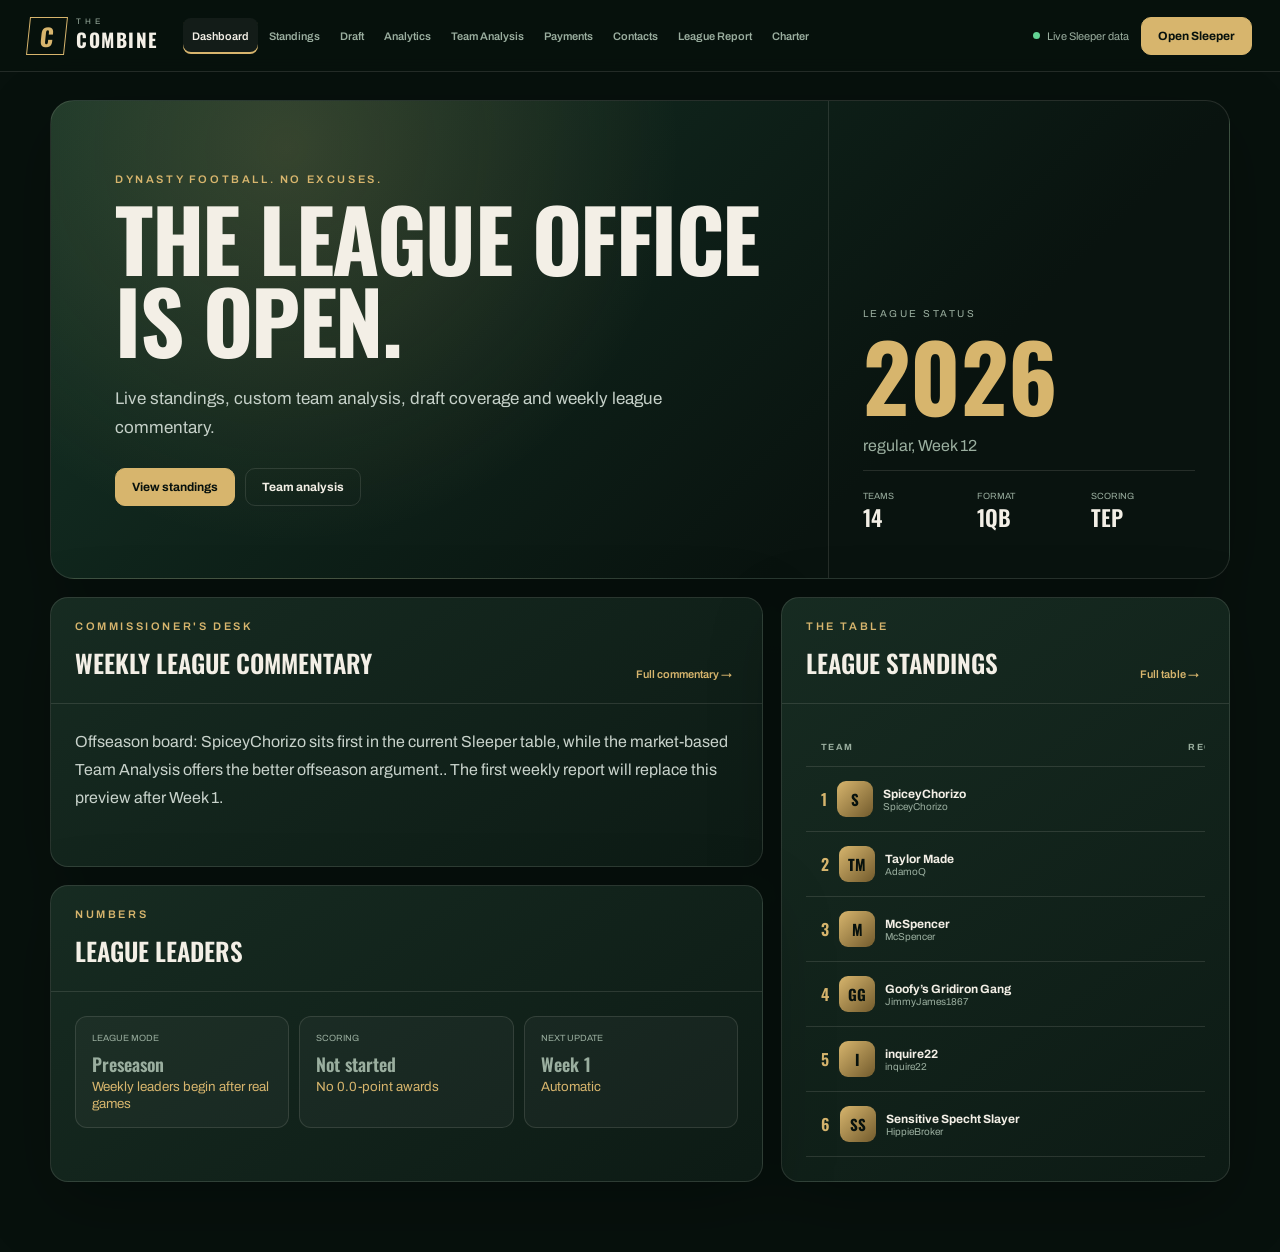
<file: index.html>
<!doctype html><html lang="en"><head><meta charset="utf-8"><meta name="viewport" content="width=device-width,initial-scale=1,viewport-fit=cover"><meta name="theme-color" content="#07110d"><meta name="description" content="The Combine dynasty fantasy football league hub."><title>The Combine | Dynasty League Hub</title><link rel="preconnect" href="https://fonts.googleapis.com"><link rel="preconnect" href="https://fonts.gstatic.com" crossorigin><link href="https://fonts.googleapis.com/css2?family=Archivo:wght@400;500;600;700&family=Oswald:wght@500;600;700&display=swap" rel="stylesheet"><link rel="stylesheet" href="styles.css"><link rel="stylesheet" href="charter.css"></head><body><div class="noise"></div><header class="topbar"><a class="brand" href="#dashboard"><span class="brand-mark">C</span><span><small>THE</small><strong>COMBINE</strong></span></a><nav class="desktop-nav" id="desktop-nav"></nav><div class="top-actions"><span class="live-status" id="live-status"><i></i><span>Connecting</span></span><a class="sleeper-button" id="sleeper-link" target="_blank" rel="noreferrer">Open Sleeper</a><button class="menu-button" id="menu-button">☰</button></div></header><aside class="mobile-menu" id="mobile-menu"></aside><main><section class="view active" id="view-dashboard"><div class="hero shell"><div class="hero-copy"><p class="eyebrow">DYNASTY FOOTBALL. NO EXCUSES.</p><h1>The league office is open.</h1><p class="hero-text">Live standings, custom team analysis, draft coverage and weekly league commentary.</p><div class="hero-actions"><button class="primary-button" data-jump="standings">View standings</button><button class="secondary-button" data-jump="autopsy">Team analysis</button></div></div><div class="hero-scoreboard"><span class="scoreboard-label">LEAGUE STATUS</span><strong id="season-label">2026</strong><p id="week-label">Loading current NFL state...</p><div class="scoreboard-rule"></div><div class="scoreboard-grid"><div><span>Teams</span><strong id="team-count">14</strong></div><div><span>Format</span><strong>1QB</strong></div><div><span>Scoring</span><strong>TEP</strong></div></div></div></div><div class="shell dashboard-grid"><section class="panel briefing-panel"><div class="panel-head"><div><p class="kicker">COMMISSIONER'S DESK</p><h2>Weekly league commentary</h2></div><button class="text-button" data-jump="report">Full commentary →</button></div><div id="briefing-copy" class="briefing-copy">League data is loading.</div></section><section class="panel standings-panel"><div class="panel-head"><div><p class="kicker">THE TABLE</p><h2>League standings</h2></div><button class="text-button" data-jump="standings">Full table →</button></div><div id="dashboard-standings" class="loading-block">Loading standings...</div></section><section class="panel leaders-panel"><div class="panel-head"><div><p class="kicker">NUMBERS</p><h2>League leaders</h2></div></div><div id="leader-cards" class="leader-cards loading-block">Calculating...</div></section></div></section><section class="view" id="view-standings"><div class="page-head shell"><p class="eyebrow">THE TABLE</p><h1>Standings</h1><p>Record, points and Max PF.</p></div><div class="shell"><div class="panel"><div id="standings-table" class="loading-block">Loading...</div></div></div></section><section class="view" id="view-contacts"><div class="page-head shell"><p class="eyebrow">OWNER DIRECTORY</p><h1>Contacts</h1><p>League contact information outside Sleeper.</p></div><div class="shell"><div class="toolbar"><input id="contact-search" class="control" placeholder="Search owner or team"><button id="refresh-contacts" class="secondary-button">Refresh</button></div><div id="contact-grid" class="contact-grid loading-block">Loading contacts...</div></div></section><section class="view" id="view-draft"><div class="page-head shell"><p class="eyebrow">DRAFT ROOM</p><h1>Draft board</h1><p>Completed selections, future capital and expert-style draft analysis.</p></div><div class="shell"><div class="subnav"><button class="subnav-btn active" data-drafttab="board">Draft board</button><button class="subnav-btn" data-drafttab="capital">Future picks</button><button class="subnav-btn" data-drafttab="recap">Draft analysis</button></div><div id="draft-board" class="panel loading-block">Loading draft...</div><div id="draft-capital" class="panel hidden"></div><article id="draft-recap" class="panel report-card hidden"><div id="draft-recap-copy" class="report-copy">Loading draft analysis...</div><button id="generate-draft-roast" class="primary-button">Refresh draft analysis</button></article></div></section><section class="view" id="view-analytics"><div class="page-head shell"><p class="eyebrow">DATA LAB</p><h1>Analytics</h1><p>2025 roster production now, 2026 live scoring in season.</p></div><div class="shell"><div id="analytics-summary" class="leader-cards"></div><div id="analytics-output" class="panel loading-block">Loading scoring data...</div></div></section><section class="view" id="view-report"><div class="page-head shell"><p class="eyebrow">THE COMBINE REPORT</p><h1>League intelligence</h1><p>A data-led recap generated from the live league.</p></div><div class="shell report-layout"><article class="panel report-card"><div class="report-meta"><span id="report-date"></span><span>LIVE LEAGUE DATA</span></div><div id="report-copy" class="report-copy loading-block">Building report...</div><button class="primary-button" id="refresh-report">Refresh report</button></article><aside class="panel report-side"><p class="kicker">TRACKED SIGNALS</p><h2>League intelligence</h2><ul id="report-signals"><li data-jump="standings"><span>Standings and points</span><strong id="signal-standings">Loading...</strong></li><li data-jump="report"><span>Weekly results</span><strong id="signal-weekly">Loading...</strong></li><li data-jump="analytics"><span>Player performance</span><strong id="signal-analytics">Loading...</strong></li><li data-jump="autopsy"><span>Composite roster value</span><strong id="signal-autopsy">Loading...</strong></li><li data-jump="draft"><span>Draft capital</span><strong id="signal-draft">Loading...</strong></li></ul></aside></div></section><section class="view" id="view-charter"><div class="page-head shell"><p class="eyebrow">GOVERNING DOCUMENT</p><h1>League charter</h1><p>Search, save and link directly to every governing rule.</p></div><div class="shell charter-layout"><aside class="panel charter-nav" id="charter-nav"></aside><article class="panel charter-copy" id="charter-copy"></article></div></section></main><div class="toast" id="toast"></div><script src="charter-data.js?v=20260714d" defer></script><script src="sleeper-snapshot.js?v=20260714d" defer></script><script src="sleeper-reliability.js?v=20260714d" defer></script><script src="app-v2.js?v=20260714d" defer></script><script src="expert-analysis.js?v=20260714d" defer></script><script src="editorial-content.js?v=20260714d" defer></script><script src="draft-clock.js?v=20260714d" defer></script><script src="editorial-cleanup-v2.js?v=20260714d" defer></script><script src="charter-ui.js?v=20260714d" defer></script></body></html>
</file>
<file: styles.css>
:root{--ink:#07110d;--ink2:#0d1b15;--panel:#11231b;--panel2:#172c22;--cream:#f3efe6;--muted:#9aae9f;--line:rgba(243,239,230,.12);--gold:#d7b56d;--gold2:#f1d48f;--green:#62d394;--red:#ff746c;--shadow:0 22px 70px rgba(0,0,0,.28);--radius:18px;--display:'Oswald',sans-serif;--body:'Archivo',sans-serif}*{box-sizing:border-box}html{scroll-behavior:smooth}body{margin:0;background:var(--ink);color:var(--cream);font-family:var(--body);min-height:100vh}.noise{position:fixed;inset:0;pointer-events:none;opacity:.025;z-index:0}.topbar{height:72px;position:sticky;top:0;z-index:50;display:flex;align-items:center;gap:24px;padding:0 28px;background:rgba(7,17,13,.94);backdrop-filter:blur(18px);border-bottom:1px solid var(--line)}.brand{display:flex;align-items:center;gap:10px;color:var(--cream);text-decoration:none}.brand-mark{width:38px;height:38px;border:1px solid var(--gold);display:grid;place-items:center;font:700 24px var(--display);color:var(--gold);transform:skew(-6deg)}.brand small,.brand strong{display:block;line-height:.9}.brand small{font-size:8px;letter-spacing:4px;color:var(--muted)}.brand strong{font:700 19px var(--display);letter-spacing:1.5px}.desktop-nav{display:flex;gap:2px;flex:1;overflow:auto}.nav-link{border:0;background:none;color:var(--muted);font:600 11px var(--body);padding:12px 9px;cursor:pointer;border-radius:8px;white-space:nowrap}.nav-link:hover,.nav-link.active{color:var(--cream);background:rgba(255,255,255,.05)}.nav-link.active{box-shadow:inset 0 -2px var(--gold)}.top-actions{display:flex;align-items:center;gap:12px}.live-status{display:flex;align-items:center;gap:7px;color:var(--muted);font-size:11px;white-space:nowrap}.live-status i{width:7px;height:7px;border-radius:50%;background:var(--gold)}.live-status.live i{background:var(--green)}.live-status.error i{background:var(--red)}.sleeper-button,.primary-button,.secondary-button{display:inline-flex;align-items:center;justify-content:center;border-radius:10px;padding:11px 16px;font:700 12px var(--body);text-decoration:none;cursor:pointer}.sleeper-button,.primary-button{background:var(--gold);border:1px solid var(--gold);color:var(--ink)}.secondary-button{background:transparent;border:1px solid var(--line);color:var(--cream)}.menu-button{display:none;border:1px solid var(--line);background:transparent;color:var(--cream);border-radius:8px;width:40px;height:40px}.mobile-menu{display:none;position:fixed;z-index:45;top:72px;left:0;right:0;background:var(--ink2);padding:12px;border-bottom:1px solid var(--line)}main{position:relative;z-index:1}.view{display:none;padding-bottom:70px}.view.active{display:block}.shell{width:min(1180px,calc(100% - 36px));margin-inline:auto}.hero{margin-top:28px;min-height:470px;border:1px solid var(--line);border-radius:24px;overflow:hidden;display:grid;grid-template-columns:1.55fr .8fr;background:radial-gradient(circle at 20% 10%,rgba(215,181,109,.18),transparent 38%),linear-gradient(135deg,#153326,#09130f 72%);box-shadow:var(--shadow)}.hero-copy{padding:72px 64px;display:flex;flex-direction:column;justify-content:center}.eyebrow,.kicker{font:600 11px var(--body);letter-spacing:2.6px;color:var(--gold);margin:0 0 12px}.hero h1,.page-head h1{font:700 clamp(46px,7vw,86px)/.95 var(--display);letter-spacing:-1.5px;text-transform:uppercase;margin:0}.hero-text{font-size:17px;line-height:1.7;color:#c5d0c8;max-width:650px;margin:25px 0}.hero-actions,.toolbar,.subnav{display:flex;gap:10px;flex-wrap:wrap}.hero-scoreboard{border-left:1px solid var(--line);padding:45px 34px;display:flex;flex-direction:column;justify-content:flex-end}.scoreboard-label{font-size:10px;letter-spacing:2.5px;color:var(--muted)}.hero-scoreboard>strong{font:700 92px/1 var(--display);color:var(--gold);margin-top:10px}.hero-scoreboard>p{color:var(--muted)}.scoreboard-rule{height:1px;background:var(--line)}.scoreboard-grid{display:grid;grid-template-columns:repeat(3,1fr);gap:10px;margin-top:20px}.scoreboard-grid span,.scoreboard-grid strong{display:block}.scoreboard-grid span{font-size:9px;color:var(--muted);text-transform:uppercase}.scoreboard-grid strong{font:600 22px var(--display)}.dashboard-grid{display:grid;grid-template-columns:1.35fr .85fr;gap:18px;margin-top:18px}.panel{background:linear-gradient(145deg,rgba(23,44,34,.98),rgba(13,27,21,.98));border:1px solid var(--line);border-radius:var(--radius);box-shadow:var(--shadow);overflow:hidden}.panel-head{padding:22px 24px;border-bottom:1px solid var(--line);display:flex;justify-content:space-between;align-items:end;gap:15px}.panel h2{font:600 25px var(--display);text-transform:uppercase;margin:0}.standings-panel{grid-row:span 2}.text-button{border:0;background:none;color:var(--gold);font:600 11px var(--body);cursor:pointer}.table-wrap{overflow:auto}.league-table{width:100%;border-collapse:collapse;min-width:650px}.league-table th,.league-table td{padding:14px 15px;border-bottom:1px solid var(--line);text-align:right;font-size:12px}.league-table th{font-size:9px;letter-spacing:1.4px;color:var(--muted);text-transform:uppercase}.league-table th:first-child,.league-table td:first-child{text-align:left}.team-link{border:0;background:none;color:var(--cream);display:flex;align-items:center;gap:10px;text-align:left;cursor:pointer}.team-link strong,.team-link small{display:block}.team-link small{color:var(--muted)}.rank{color:var(--gold);font:600 16px var(--display)}.avatar{width:36px;height:36px;border-radius:9px;background:linear-gradient(135deg,var(--gold),#725b2d);display:grid;place-items:center;color:var(--ink);font:700 15px var(--display);flex:none}.feed{padding:8px 20px}.feed-item{display:grid;grid-template-columns:38px 1fr;gap:12px;padding:16px 2px;border-bottom:1px solid var(--line)}.feed-icon{width:38px;height:38px;border-radius:10px;background:rgba(215,181,109,.1);display:grid;place-items:center}.feed-item p{margin:4px 0 0;color:var(--muted);font-size:12px}.leader-cards{display:grid;grid-template-columns:repeat(3,1fr);gap:10px;padding:20px}.leader-card{padding:16px;background:rgba(255,255,255,.035);border:1px solid var(--line);border-radius:12px}.leader-card span{display:block;font-size:9px;color:var(--muted);text-transform:uppercase}.leader-card strong{display:block;font:600 18px var(--display);margin-top:8px}.leader-card small{color:var(--gold)}.briefing-copy{padding:24px;color:#c8d2cb;line-height:1.75}.page-head{padding:70px 0 30px}.page-head h1{font-size:clamp(48px,7vw,78px)}.page-head>p:last-child{color:var(--muted)}.team-grid,.rules-grid,.contact-grid{display:grid;grid-template-columns:repeat(3,1fr);gap:16px}.team-card{padding:22px;cursor:pointer}.team-card-top{display:flex;gap:14px;align-items:center}.team-card h3,.contact-card h3{font:600 21px var(--display);text-transform:uppercase;margin:0}.team-card p,.contact-card p{margin:4px 0;color:var(--muted);font-size:12px}.team-stats{display:grid;grid-template-columns:repeat(3,1fr);gap:8px;margin-top:20px}.team-stats div{background:rgba(255,255,255,.035);border-radius:10px;padding:11px}.team-stats span,.team-stats strong{display:block}.team-stats span{font-size:8px;color:var(--muted);text-transform:uppercase}.team-stats strong{font:600 18px var(--display)}.roster-mix{border-top:1px solid var(--line);padding-top:14px}.control{background:var(--panel2);border:1px solid var(--line);border-radius:10px;padding:11px 13px;color:var(--cream);font:500 12px var(--body);min-width:170px}.toolbar{margin-bottom:16px}.contact-card{padding:20px;display:grid;grid-template-columns:auto 1fr;gap:14px}.contact-actions{grid-column:1/-1;display:flex;flex-direction:column;gap:7px;border-top:1px solid var(--line);padding-top:14px}.contact-actions a{color:var(--gold);text-decoration:none}.contact-actions span{color:var(--muted);font-size:12px}.search-results{margin-bottom:16px;padding:10px}.search-results button{width:100%;display:flex;justify-content:space-between;background:none;border:0;border-bottom:1px solid var(--line);padding:12px;color:var(--cream);cursor:pointer}.search-results span{color:var(--muted)}.position-sections{display:grid;grid-template-columns:repeat(2,1fr);gap:16px}.player-list{padding:8px 20px}.player-row{display:flex;justify-content:space-between;padding:12px 0;border-bottom:1px solid var(--line)}.player-row span{color:var(--muted);font-size:12px}.subnav{margin-bottom:16px}.subnav-btn{border:1px solid var(--line);background:transparent;color:var(--muted);padding:10px 14px;border-radius:9px;cursor:pointer}.subnav-btn.active{color:var(--ink);background:var(--gold);border-color:var(--gold)}.hidden{display:none!important}.draft-board-grid{display:grid;grid-template-columns:repeat(4,1fr);gap:1px;background:var(--line)}.draft-pick{padding:14px;background:var(--panel)}.draft-pick span,.draft-pick strong,.draft-pick small{display:block}.draft-pick span{color:var(--gold);font-size:10px}.draft-pick small{color:var(--muted);margin-top:3px}.draft-grid{display:grid;grid-template-columns:120px repeat(3,minmax(150px,1fr));min-width:650px}.draft-grid>div{padding:14px;border-right:1px solid var(--line);border-bottom:1px solid var(--line)}.draft-head{font-size:9px;color:var(--gold);text-transform:uppercase;background:rgba(215,181,109,.06)}.pick-chip{display:inline-block;padding:5px 8px;border-radius:7px;background:rgba(255,255,255,.05);font-size:11px}.analytics-controls{padding:18px;display:flex;gap:12px;flex-wrap:wrap}.analytics-controls label{display:flex;flex-direction:column;gap:6px;color:var(--muted);font-size:10px;text-transform:uppercase}.report-layout{display:grid;grid-template-columns:1.4fr .6fr;gap:18px}.report-card{padding:30px}.report-meta{display:flex;justify-content:space-between;color:var(--muted);font-size:9px;border-bottom:1px solid var(--line);padding-bottom:14px}.report-copy{font-size:15px;line-height:1.85;color:#d5ddd7;margin:26px 0}.report-copy h2{font:600 27px var(--display);color:var(--cream);margin:28px 0 8px}.report-side{padding:26px;height:max-content}.report-side ul{padding-left:0;color:var(--muted);line-height:2;list-style:none;margin:0}.report-side li{display:flex;justify-content:space-between;gap:10px;padding:9px 8px;border-radius:8px;cursor:pointer}.report-side li:hover{background:rgba(255,255,255,.05);color:var(--cream)}.report-side li strong{color:var(--gold);font-weight:600;text-align:right;font-size:11px}.charter-layout{display:grid;grid-template-columns:260px 1fr;gap:18px}.charter-nav{height:max-content;position:sticky;top:90px;padding:14px}.charter-nav a{display:block;color:var(--muted);text-decoration:none;padding:10px;border-bottom:1px solid var(--line);font-size:12px}.charter-nav a:hover{color:var(--gold)}.charter-copy{padding:34px}.charter-copy section{padding:8px 0 24px;border-bottom:1px solid var(--line)}.charter-copy h2{font-size:28px}.charter-copy p,.charter-original div{color:#ced7d1;line-height:1.85}.charter-status{display:flex;justify-content:space-between;gap:15px;color:var(--muted);font-size:11px;border-bottom:1px solid var(--line);padding-bottom:18px}.charter-status strong{color:var(--gold)}.rule-card{padding:22px}.rule-card span{font-size:9px;color:var(--gold);text-transform:uppercase}.rule-card strong{display:block;font:600 25px var(--display);margin-top:9px}.rule-card p{color:var(--muted);font-size:12px}.loading-block{color:var(--muted);padding:24px}.error-state{padding:28px;color:var(--red)}.toast{position:fixed;left:50%;bottom:24px;transform:translate(-50%,80px);opacity:0;background:var(--cream);color:var(--ink);padding:11px 16px;border-radius:9px;font-size:12px;z-index:80;transition:.25s}.toast.show{opacity:1;transform:translate(-50%,0)}@media(max-width:1050px){.desktop-nav,.live-status{display:none}.top-actions{margin-left:auto}.menu-button{display:block}.mobile-menu.open{display:grid;grid-template-columns:repeat(2,1fr)}.hero{grid-template-columns:1fr}.hero-scoreboard{border-left:0;border-top:1px solid var(--line)}.dashboard-grid,.report-layout,.charter-layout{grid-template-columns:1fr}.standings-panel{grid-row:auto}.charter-nav{position:static}.team-grid,.rules-grid,.contact-grid{grid-template-columns:repeat(2,1fr)}.draft-board-grid{grid-template-columns:repeat(3,1fr)}}@media(max-width:650px){.shell{width:calc(100% - 22px)}.topbar{height:64px;padding:0 14px}.mobile-menu{top:64px}.sleeper-button{display:none}.hero{margin-top:12px;min-height:0;border-radius:18px}.hero-copy{padding:48px 24px}.hero h1{font-size:52px}.hero-scoreboard{padding:26px 24px}.hero-scoreboard>strong{font-size:65px}.dashboard-grid{gap:12px}.leader-cards,.team-grid,.rules-grid,.contact-grid,.position-sections{grid-template-columns:1fr}.page-head{padding:45px 0 22px}.page-head h1{font-size:50px}.draft-board-grid{grid-template-columns:1fr}.report-card,.charter-copy{padding:20px}.charter-status{flex-direction:column}.control{width:100%}}
</file>
<file: charter.css>
.charter-layout{display:grid;grid-template-columns:280px minmax(0,1fr);gap:18px;align-items:start}.charter-sidebar{position:sticky;top:90px;max-height:calc(100vh - 110px);overflow:auto}.charter-search-wrap{padding:18px;border-bottom:1px solid var(--line)}.charter-search-wrap label{display:block;font-size:9px;letter-spacing:1.5px;text-transform:uppercase;color:var(--gold);margin-bottom:8px}.charter-search-wrap .control{width:100%}.charter-search-wrap span{display:block;color:var(--muted);font-size:10px;margin-top:7px}.charter-toc{padding:10px}.charter-toc a{display:grid;grid-template-columns:28px 1fr;gap:8px;align-items:start;padding:10px 9px;border-radius:9px;color:var(--muted);text-decoration:none;font-size:11px;line-height:1.35}.charter-toc a:hover{background:rgba(255,255,255,.045);color:var(--cream)}.charter-toc a span{color:var(--gold);font:600 13px var(--display)}.charter-empty-small{padding:10px;color:var(--muted);font-size:11px}.charter-main{min-width:0}.charter-cover{padding:30px;margin-bottom:14px;background:radial-gradient(circle at 85% 0,rgba(215,181,109,.16),transparent 34%),linear-gradient(145deg,rgba(23,44,34,.98),rgba(13,27,21,.98))}.charter-cover h2{font:700 clamp(32px,5vw,58px)/1 var(--display);text-transform:uppercase;max-width:760px;margin:0}.charter-cover>p:not(.kicker){color:var(--muted);margin:12px 0 20px}.charter-cover-meta{display:grid;grid-template-columns:repeat(2,minmax(0,1fr));border:1px solid var(--line);border-radius:12px;overflow:hidden}.charter-cover-meta div{display:grid;grid-template-columns:120px 1fr;padding:10px 12px;border-bottom:1px solid var(--line);font-size:11px}.charter-cover-meta div:nth-child(odd){border-right:1px solid var(--line)}.charter-cover-meta div:nth-last-child(-n+2){border-bottom:0}.charter-cover-meta span{color:var(--gold);text-transform:uppercase;font-size:8px;letter-spacing:1px}.charter-cover-meta strong{font-weight:500}.charter-version{margin-top:14px;color:var(--muted);font-size:10px;letter-spacing:1px}.charter-tabs{display:flex;gap:7px;overflow:auto;padding:2px 0 12px;scrollbar-width:none}.charter-tabs::-webkit-scrollbar{display:none}.charter-tab{flex:0 0 auto;border:1px solid var(--line);background:rgba(255,255,255,.025);color:var(--muted);padding:9px 12px;border-radius:999px;font:600 10px var(--body);cursor:pointer}.charter-tab:hover,.charter-tab.active{border-color:var(--gold);color:var(--cream);background:rgba(215,181,109,.09)}.charter-tab span{display:inline-grid;place-items:center;min-width:18px;height:18px;border-radius:99px;background:var(--gold);color:var(--ink);margin-left:4px}.charter-section{scroll-margin-top:92px;background:linear-gradient(145deg,rgba(23,44,34,.98),rgba(13,27,21,.98));border:1px solid var(--line);border-radius:var(--radius);box-shadow:var(--shadow);padding:28px;margin-bottom:14px}.charter-section-head{display:flex;justify-content:space-between;gap:20px;align-items:flex-start;border-bottom:1px solid var(--line);padding-bottom:16px;margin-bottom:18px}.charter-section-head>div:first-child{display:flex;gap:14px;align-items:flex-start}.charter-number{width:38px;height:38px;border:1px solid var(--gold);color:var(--gold);display:grid;place-items:center;border-radius:10px;font:700 20px var(--display);flex:0 0 auto}.charter-section h2{font:600 clamp(27px,4vw,38px)/1.05 var(--display);text-transform:uppercase;margin:2px 0 0}.charter-section-actions{display:flex;gap:6px}.charter-copy-link,.charter-bookmark{border:1px solid var(--line);background:transparent;color:var(--muted);border-radius:8px;height:34px;padding:0 10px;cursor:pointer;font:600 10px var(--body)}.charter-copy-link:hover,.charter-bookmark:hover,.charter-bookmark.saved{border-color:var(--gold);color:var(--gold)}.charter-bookmark{font-size:18px;width:38px;padding:0}.charter-intro{color:#d5ddd7;font-size:14px;line-height:1.8;margin:0 0 22px}.charter-block{margin:23px 0}.charter-block h3{font:600 20px var(--display);color:var(--cream);margin:0 0 10px;padding-bottom:7px;border-bottom:1px solid rgba(215,181,109,.35)}.charter-block p,.charter-block li{color:#c8d2cb;font-size:13px;line-height:1.75}.charter-block ul{margin:0;padding-left:22px}.charter-block li{margin:5px 0}.charter-table-wrap{overflow:auto;border:1px solid var(--line);border-radius:10px}.charter-table{width:100%;border-collapse:collapse;min-width:560px}.charter-table th{background:#163326;color:var(--gold);text-align:left;text-transform:uppercase;letter-spacing:.7px;font-size:9px;padding:11px;border-right:1px solid rgba(255,255,255,.1)}.charter-table td{padding:11px;border-top:1px solid var(--line);border-right:1px solid var(--line);color:#d3dbd5;font-size:11px;vertical-align:top;line-height:1.5}.charter-table tbody tr:nth-child(even){background:rgba(255,255,255,.025)}.charter-callout{display:grid;grid-template-columns:115px 1fr;gap:12px;align-items:start;border-radius:10px;padding:13px 14px;margin:18px 0;font-size:12px;line-height:1.6}.charter-callout strong{text-transform:uppercase;letter-spacing:1px;font-size:9px}.charter-callout.vote{border:1px solid rgba(215,181,109,.65);background:rgba(215,181,109,.08)}.charter-callout.vote strong{color:var(--gold)}.charter-callout.note{border:1px solid rgba(98,211,148,.35);background:rgba(98,211,148,.06)}.charter-callout.note strong{color:var(--green)}.charter-view-link{border:1px solid var(--gold);background:rgba(215,181,109,.08);color:var(--gold);border-radius:9px;padding:11px 14px;cursor:pointer;font:600 11px var(--body)}.charter-view-link:hover{background:var(--gold);color:var(--ink)}.charter-empty{text-align:center;padding:55px 20px;border:1px solid var(--line);border-radius:var(--radius);color:var(--muted)}.charter-empty strong{display:block;color:var(--cream);font:600 25px var(--display);text-transform:uppercase}.charter-empty p{margin-bottom:0}mark{background:rgba(241,212,143,.9);color:#07110d;border-radius:2px;padding:0 2px}@media(max-width:900px){.charter-layout{grid-template-columns:1fr}.charter-sidebar{position:static;max-height:none}.charter-toc{display:flex;gap:5px;overflow:auto}.charter-toc a{flex:0 0 190px}.charter-cover-meta{grid-template-columns:1fr}.charter-cover-meta div{border-right:0!important;border-bottom:1px solid var(--line)!important}.charter-cover-meta div:last-child{border-bottom:0!important}}@media(max-width:640px){.charter-cover,.charter-section{padding:20px}.charter-cover-meta div{grid-template-columns:95px 1fr}.charter-section-head{gap:10px}.charter-section-head>div:first-child{gap:10px}.charter-number{width:32px;height:32px;font-size:17px}.charter-section h2{font-size:27px}.charter-copy-link{display:none}.charter-callout{grid-template-columns:1fr;gap:4px}.charter-table{min-width:500px}}
</file>
